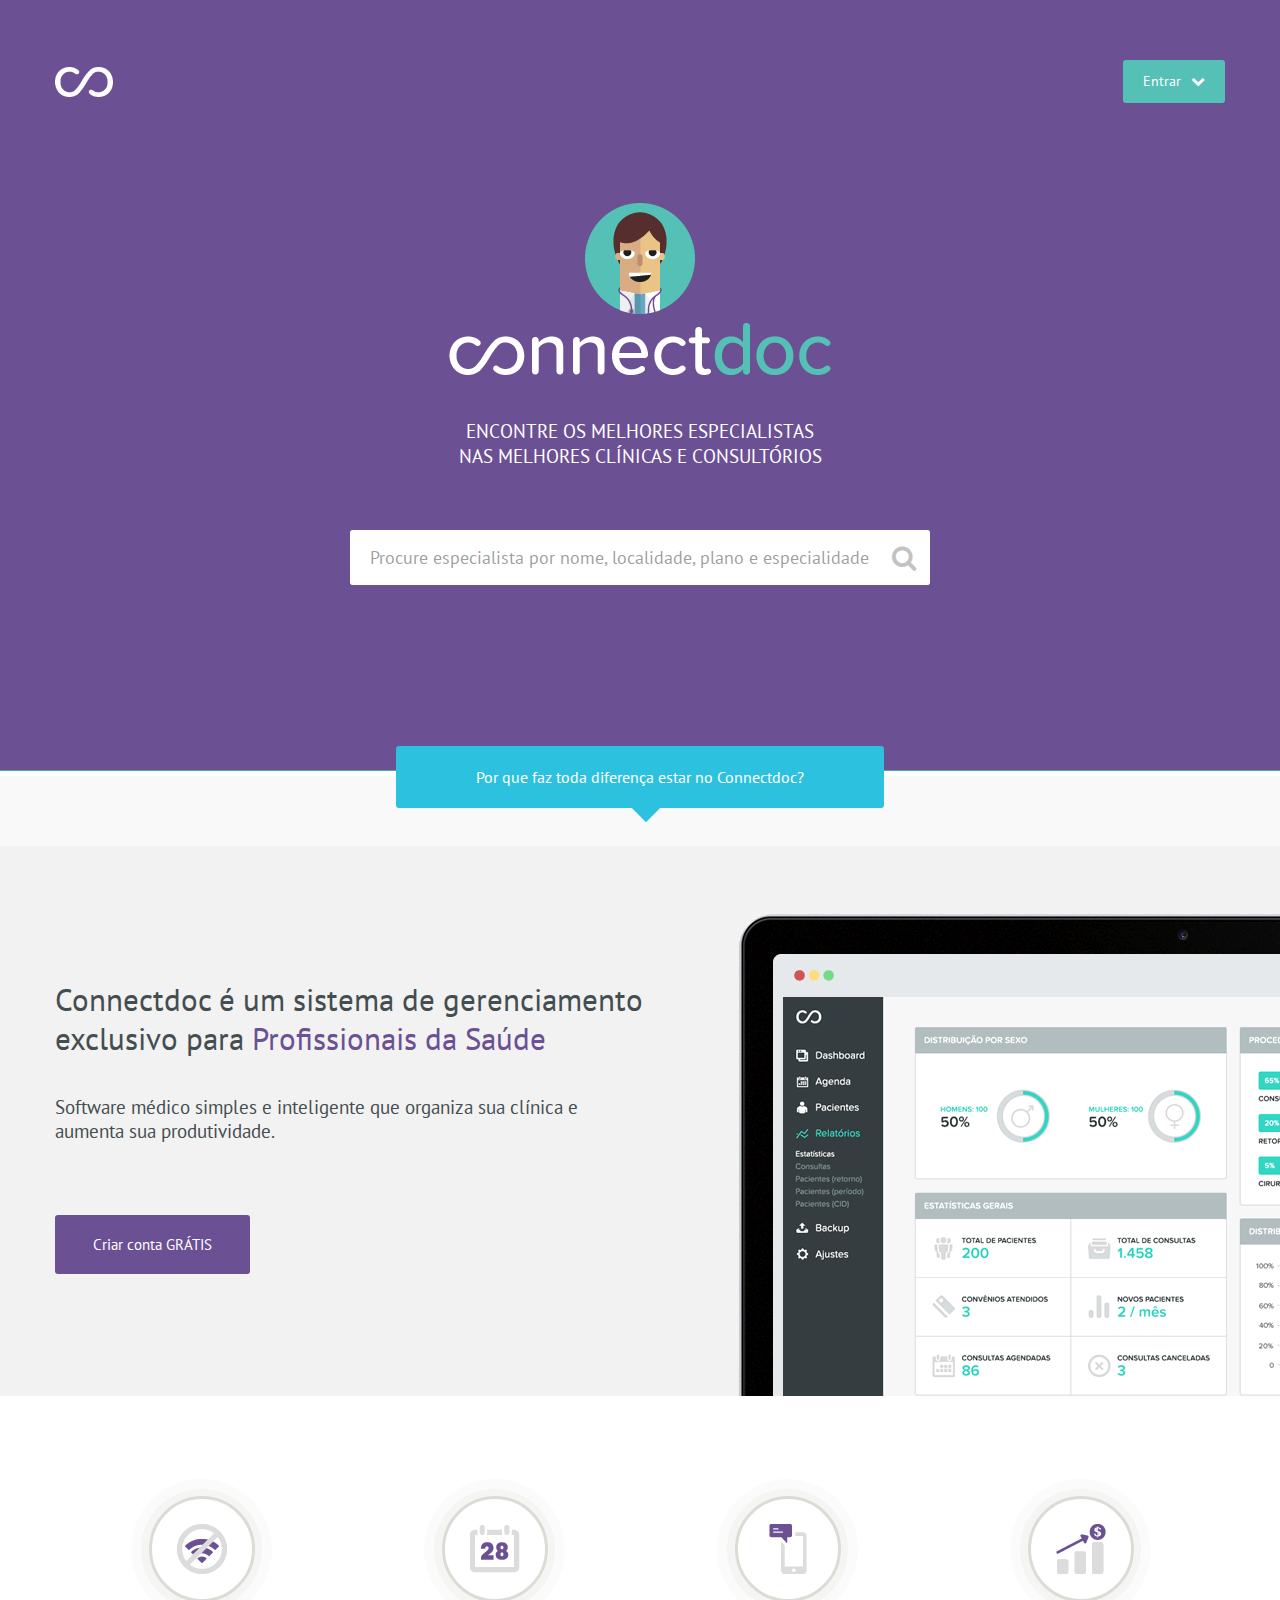
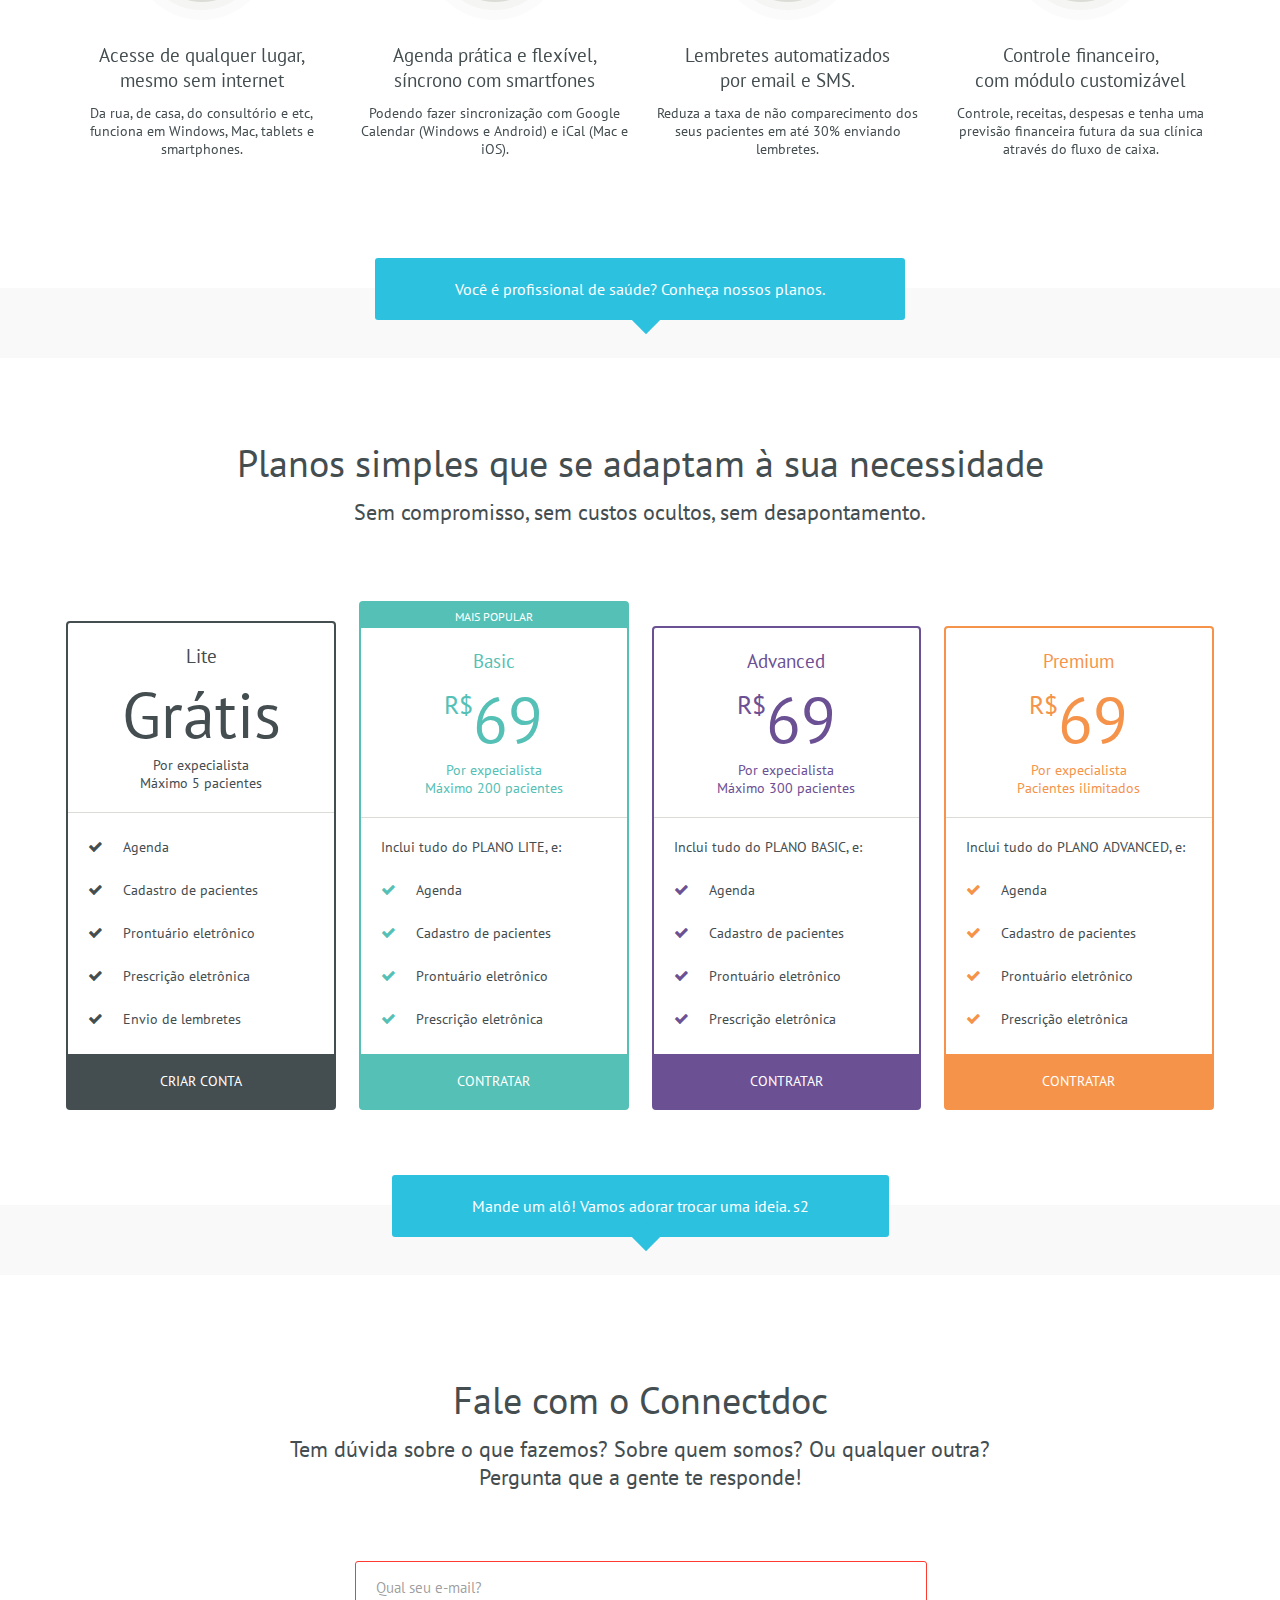
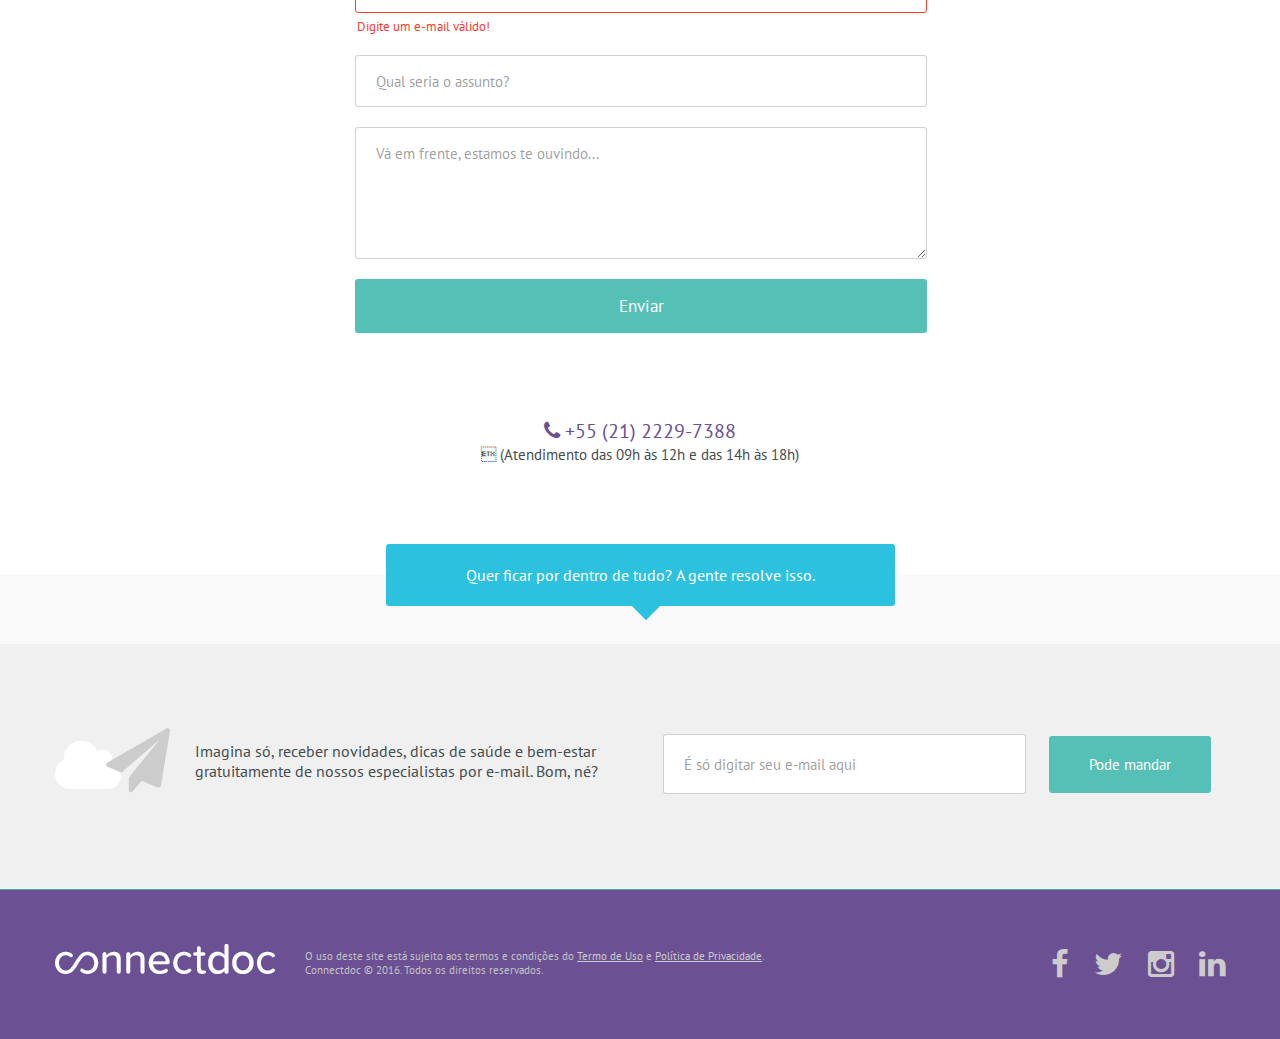
<file: index.html>
<!DOCTYPE html>
<html dir="ltr" lang="pt-BR" class="no-js">
	<head>
		<meta charset="UTF-8">
    <meta name="viewport" content="width=device-width, initial-scale=1" />
    <meta http-equiv="X-UA-Compatible" content="IE=EmulateIE7, IE=9" />
    <!-- CSS -->
    <link href="css/style.css?ver=1.1.1" rel="stylesheet" />
    <link href="css/font-awesome.css?ver=1.1.3" rel="stylesheet" />
    <link href="css/owl.carousel.css" rel="stylesheet">
  	<link href="css/owl.theme.css" rel="stylesheet">
    <!-- SEO -->
		<title>Connectdoc</title>
		<meta name="description" content="ENCONTRE OS MELHORES ESPECIALISTAS NAS MELHORES CLÍNICAS E CONSULTÓRIOS">
    <meta name="keywords" content="especialista, médico, consultório, clínica, busca, melhor, clínico, hospital,">
    <link sizes="16x16 24x24 32x32 48x48 64x64 128x128 256x256" type="image/x-icon" href="images/favicon.ico" rel="icon shortcut">
    <link rel="apple-touch-icon" href="images/apple-touch-icon.png">
    <meta property="og:title" content="CONNECTDOC - ENCONTRE OS MELHORES ESPECIALISTAS NAS MELHORES CLÍNICAS E CONSULTÓRIOS"/>
    <meta property="og:type" content="service"/>
    <meta property="og:url" content="http://www.connectdoc.com/"/>
    <meta property="og:image" content="images/apple-touch-icon.png"/>
    <meta property="og:site_name" content="Connectdoc"/>
    <meta property="fb:admins" content="496965520357508"/>
    <meta property="og:description" content="ENCONTRE OS MELHORES ESPECIALISTAS NAS MELHORES CLÍNICAS E CONSULTÓRIOS"/>
		<!-- JS -->
    <script src="//ajax.googleapis.com/ajax/libs/jquery/1.11.2/jquery.min.js" type="text/javascript"></script>
    <script type="text/javascript" src="js/modernizr.js"></script>
	</head>
	<body>
        <div id="wrapper">
            <header id="header">
                <div class="header-search">
                    <hgroup>
                        <h1><a href="#"><span class="mascot">Connectdoc</span></a></h1>
                        <h2>Encontre os <strong>melhores especialistas</strong><br /> nas <strong>melhores clínicas e consultórios</strong></h2>
                    </hgroup>
                    <form name="search" action="search/" method="GET" id="">
                        <fieldset>
                            <input type="text" class="" name="q" id="" size="50" maxlength="150" value="" placeholder="Procure especialista por nome, localidade, plano e especialidade" autocomplete="off">
                            <button type="submit" id="" title="Buscar melhor especialista" alt="Buscar melhor especialista" class="btn btn-search"><span>Buscar</span></button>
                        </fieldset>
                    </form>
                </div>
                <div class="header-bar">
                    <div class="row">
                        <p class="icon-connectdoc"><a href="/">Connectdoc</a></p>
                        <div id="enter">
                            <input type="checkbox" name="menu" id="mobiledropmenu">
                            <label for="mobiledropmenu" class="label btn-green"><span class="icon">Entrar</span></label>
                            <div class="title">
                                <div class="dropdown-caret">
                                    <span class="caret-outer"></span>
                                    <span class="caret-inner"></span>
                                </div>
                                <button type="button" OnClick="location.href='login/'" class="user btn-purpe"><span class="icon"></span><span class="text"><strong>Entrar</strong><br> como paciente</span></button>
                                <button type="button" OnClick="location.href='login/'" class="doc btn-purpe"><span class="icon"></span><span class="text"><strong>Entrar</strong><br> como médico</span></button>
                                <button type="button" OnClick="location.href='signup/'" class="add btn-green"><span class="icon"></span><span class="text"><strong>Criar conta</strong><br> como médico</span></button>
                            </div>
                        </div>
                    </div>
                </div>
            </header>

            <div id="content">
                <div class="section-title">
                    <h3><a href="#about" class="title">Por que <strong>faz toda diferença</strong> estar no Connectdoc?</a></h3>
                </div>
                <section id="about">
                    <div class="row">
                        <div class="titles">
                            <h4>Connectdoc é um sistema de gerenciamento exclusivo para <span id="rotate">Profissionais da Saúde</span></h4>
                            <h5>Software médico simples e inteligente que organiza sua clínica e aumenta sua produtividade.</h5>
                            <button class="btn-purpe" OnClick="location.href='signup/'">Criar conta <strong>grátis</strong></button>
                        </div>
                        <figure class="macbook"><img onload="this.style.opacity='1';" src="images/tela-app.png" longdesc="Tela App"></figure>
                    </div>
                </section>

                <section id="marketing">
                    <div class="row">
                        <div id="owl-play" class="owl-carousel">
                            <div class="item">
                                <figure><img src="images/icon-nowifi.png" alt="Offline"></figure>
                                <h6><strong>Acesse de qualquer lugar,</strong> mesmo sem internet</h6>
                                <p>Da rua, de casa, do consultório e etc, funciona em Windows, Mac, tablets e smartphones.</p>
                            </div>
                            <div class="item">
                                <figure><img src="images/icon-calendar.png" alt="Agenda"></figure>
                                <h6><strong>Agenda prática e flexível,</strong> síncrono com smartfones </h6>
                                <p>Podendo fazer sincronização com  Google Calendar (Windows e Android) e iCal (Mac e iOS).</p>
                            </div>
                            <div class="item">
                                <figure><img src="images/icon-sms.png" alt="Lembretes"></figure>
                                <h6><strong>Lembretes automatizados</strong> por email e SMS.</h6>
                                <p>Reduza a taxa de não comparecimento dos seus pacientes em até 30% enviando lembretes.</p>
                            </div>
                            <div class="item">
                                <figure><img src="images/icon-chart.png" alt="Controle financeiro"></figure>
                                <h6><strong>Controle financeiro,</strong> com módulo customizável</h6>
                                <p>Controle, receitas, despesas e tenha uma previsão financeira futura da sua clínica através do fluxo de caixa.</p>
                            </div>
                        </div>
                    </div>
                </section>

                <div class="section-title">
                    <h3><a href="#pricing" class="title">Você é profissional de saúde? <strong>Conheça nossos planos</strong>.</a></h3>
                </div>
                <section id="pricing">
                    <h3>Planos simples que se adaptam à sua necessidade</h3>
                    <h4>Sem compromisso, sem custos ocultos, sem desapontamento.</h4>
                    <div class="row">
                        <div class="plan">
                            <h6>Lite</h6>
                            <p class="price">
                                <span class="investment">Grátis</span><br />
                                <span class="detail">Por expecialista <br /> Máximo 5 pacientes</span>
                            </p>
                            <ul>
                                <li>Agenda</li>
                                <li>Cadastro de pacientes</li>
                                <li>Prontuário eletrônico</li>
                                <li>Prescrição eletrônica</li>
                                <li>Envio de lembretes</li>
                            </ul>
                            <button OnClick="location.href='signup/'">Criar conta</button>
                        </div>
                        <div class="plan plan1">
                            <p class="popular">Mais popular</p>
                            <h6>Basic</h6>
                            <p class="price">
                                <span class="investment"><em>R$</em>69</span><br />
                                <span class="detail">Por expecialista <br /> Máximo 200 pacientes</span>
                            </p>
                            <p class="include">Inclui tudo do <strong>Plano Lite</strong>, e:</p>
                            <ul>
                                <li>Agenda</li>
                                <li>Cadastro de pacientes</li>
                                <li>Prontuário eletrônico</li>
                                <li>Prescrição eletrônica</li>
                            </ul>
                            <button class="btn-green" OnClick="location.href='signup/'">Contratar</button>
                        </div>
                        <div class="plan plan2">
                            <h6>Advanced</h6>
                            <p class="price">
                                <span class="investment"><em>R$</em>69</span><br />
                                <span class="detail">Por expecialista <br /> Máximo 300 pacientes</span>
                            </p>
                            <p class="include">Inclui tudo do <strong>Plano Basic</strong>, e:</p>
                            <ul>
                                <li>Agenda</li>
                                <li>Cadastro de pacientes</li>
                                <li>Prontuário eletrônico</li>
                                <li>Prescrição eletrônica</li>
                            </ul>
                            <button class="btn-purpe" OnClick="location.href='signup/'">Contratar</button>
                        </div>
                        <div class="plan plan3">
                            <h6>Premium</h6>
                            <p class="price">
                                <span class="investment"><em>R$</em>69</span><br />
                                <span class="detail">Por expecialista <br /> Pacientes ilimitados</span>
                            </p>
                            <p class="include">Inclui tudo do <strong>Plano Advanced</strong>, e:</p>
                            <ul>
                                <li>Agenda</li>
                                <li>Cadastro de pacientes</li>
                                <li>Prontuário eletrônico</li>
                                <li>Prescrição eletrônica</li>
                            </ul>
                            <button class="btn-orange" OnClick="location.href='signup/'">Contratar</button>
                        </div>
                    </div>
                </section>

                <div class="section-title">
                    <h3><a href="#" class="title">Mande um alô! <strong>Vamos adorar trocar uma ideia</strong>. s2</a></h3>
                </div>
                <section id="contact">
                    <div class="row">
                        <h3>Fale com o Connectdoc</h3>
                        <h4>Tem dúvida sobre o que fazemos? Sobre quem somos? Ou qualquer outra?<br> Pergunta que a gente te responde!</h4>
                        <form name="contact" action="" method="POST" id="form">
                            <fieldset>
                                <label>E-mail</label>
                                <input class="error" type="email" name="email" id="email" required placeholder="Qual seu e-mail?">
                                <p class="error">Digite um e-mail válido!</p>
                                <label>Empresa</label>
                                <input type="text" name="message" required placeholder="Qual seria o assunto?">
                                <label>Mensagem</label>
                                <textarea name="mensagem" rows="5" wrap="soft" maxlength="1000" required placeholder="Vá em frente, estamos te ouvindo..."></textarea>
                                <button id="send" class="btn-green" name="send" value="Enviar" type="submit" onClick="return validar()">Enviar</button>
                            </fieldset>
                        </form>
                        <p class="phone"><a href="tel:+552122297388" target="_blank"><strong><span></span> +55 (21) 2229-7388</strong></a> (Atendimento das 09h às 12h e das 14h às 18h)</p>
                    </div>
                </section>

                 <div class="section-title">
                    <h3><a href="#newsletter" class="title">Quer ficar por dentro de tudo? <strong>A gente resolve isso</strong>.</a></h3>
                </div>
                <section id="newsletter">
                    <div class="row">
                        <figure>
                            <span class="cloud"></span>
                            <span class="plane"></span>
                        </figure>
                        <p class="text">Imagina só, receber novidades, <strong>dicas de saúde e bem-estar gratuitamente</strong> de nossos especialistas por e-mail. Bom, né?</p>
                        <form name="contact" action="<? $PHP_SELF; ?>" method="POST" id="form">
                            <fieldset>
                                <label>E-mail</label>
                                <input class="" type="email" name="email" id="email" required placeholder="É só digitar seu e-mail aqui">
                                <!--<p class="error">Digite um e-mail válido!</p>-->
                                <button id="send" class="btn-green" name="send" value="Enviar" type="submit" onClick="return validar()">Pode mandar</button>
                            </fieldset>
                        </form>
                    </div>
                </section>
            </div>

            <footer id="footer">
                <div class="row">
                    <figure class="logo"><a href="/">Connectdoc</a></figure>
                    <p class="terms">O uso deste site está sujeito aos termos e condições do <a href="#">Termo de Uso</a> e <a href="#">Política de Privacidade</a>.<br /> <span>Connectdoc © 2016. Todos os direitos reservados.</span></p>
                    <ul class="icon">
                        <li class="facebook"><a href="#footer"><span class="icon">Facebook</span></a></li>
                        <li class="twitter"><a href="#footer"><span class="icon">Twitter</span></a></li>
                        <li class="instagram"><a href="#footer"><span class="icon">Instagram</span></a></li>
                        <li class="linkedin"><a href="#footer"><span class="icon">Linkedin</span></a></li>
                    </ul>
                </div>
            </footer>
        </div>
		<script src="js/jquery-1.9.1.min.js"></script>
		<script src="js/owl.carousel.js"></script>
        <script>
            $(document).ready(function() {
              var owl = $("#owl-play");
              owl.owlCarousel({
                autoPlay: 5000, //Set AutoPlay to 3 seconds
                items : 4, //10 items above 1000px browser width
                itemsDesktop : [1000,3], //5 items between 1000px and 901px
                itemsDesktopSmall : [900,2], // 3 items betweem 900px and 601px
                 itemsTablet: [600,1], //2 items between 600 and 0;
                itemsMobile : false // itemsMobile disabled - inherit from itemsTablet option
              });
              // Custom Navigation Events
              $(".next").click(function(){
                owl.trigger('owl.next');
              })
              $(".prev").click(function(){
                owl.trigger('owl.prev');
              })
              $(".play").click(function(){
                owl.trigger('owl.play',1000);
              })
              $(".stop").click(function(){
                owl.trigger('owl.stop');
              })
            });
        </script>
        <script>
            // Validador do form #Contact
            function validar() {
                var message = form.message.value;
                var subject = form.subject.value;
                var email = form.email.value;
                var filtro_mail = /^.+@.+\..{2,3}$/;
                if (subject == "") {
                    alert('Preencha seu nome.');
                    form.subject.focus();
                    return false;
                }
                if (!filtro_mail.test(email) || email=="") {
                    alert("Use um e-mail válido.");
                    form.email.focus();
                    return false;
                }
                if (message == "") {
                    alert('Preencha o campo com sua mensagem.');
                    form.message.focus();
                    return false;
                }
            }

            // Troca palavras em frase do #About
            var terms = ["Profissionais da Saúde", "Clínicas", "Consultórios"];
            function rotateTerm() {
              var ct = $("#rotate").data("term") || 0;
              $("#rotate").data("term", ct == terms.length -1 ? 0 : ct + 1).text(terms[ct]).fadeIn()
              .delay(2000).fadeOut(200, rotateTerm);
            }
            $(rotateTerm);
        </script>
    </body>
</html>
</file>
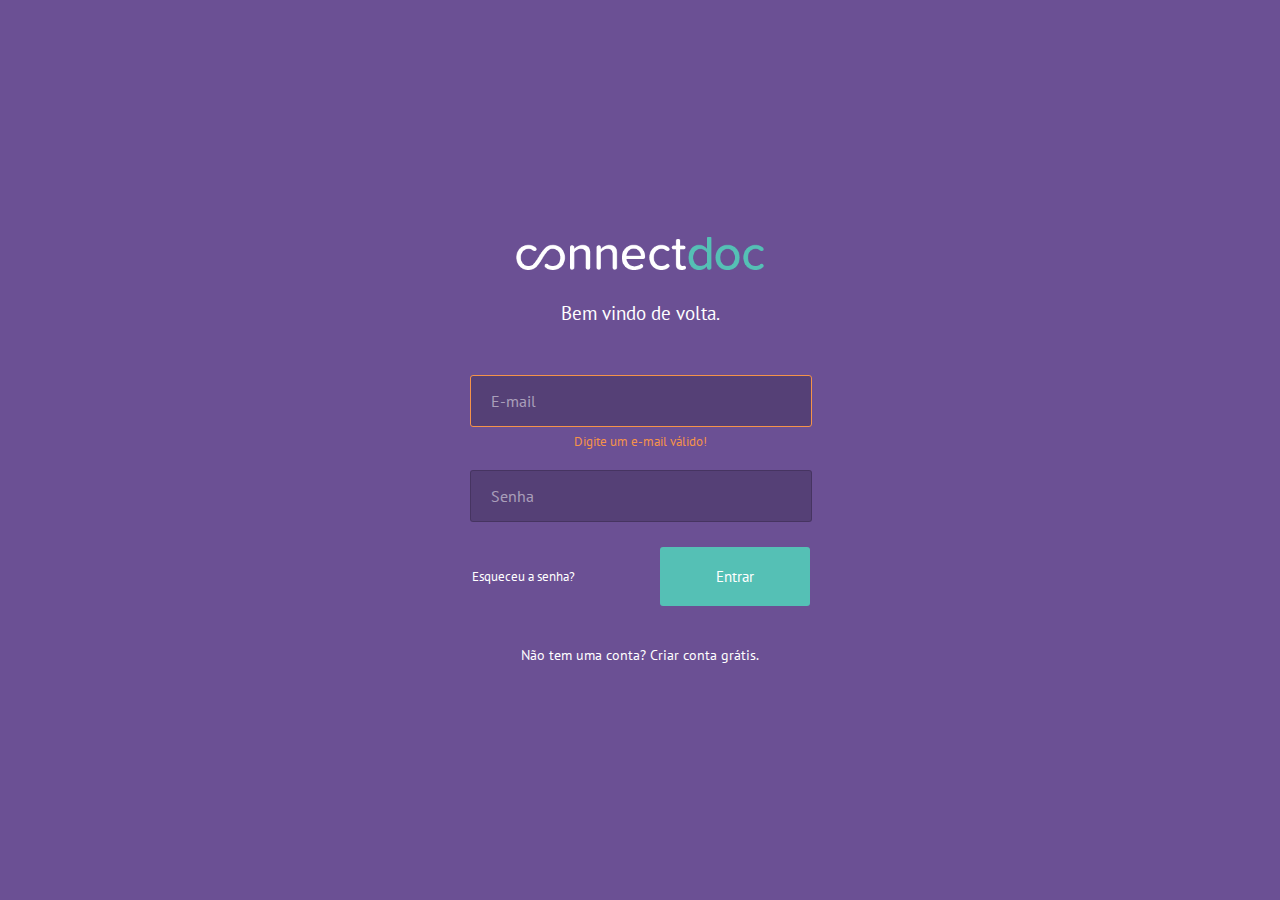
<file: login/index.html>
<!DOCTYPE html>
<html dir="ltr" lang="pt-BR" class="no-js">
	<head>
		<meta charset="UTF-8">
        <meta content="width=device-width, initial-scale=1.0, minimum-scale=1.0, maximum-scale=1.0, user-scalable=no" name="viewport">
        <meta http-equiv="X-UA-Compatible" content="IE=EmulateIE7, IE=9" />
        <!-- CSS -->
        <link href="../css/style.css?ver=1.1.1" rel="stylesheet" />
        <link href="../css/font-awesome.css?ver=1.1.1" rel="stylesheet" />
        <link href="../css/owl.carousel.css" rel="stylesheet">
    	<link href="../css/owl.theme.css" rel="stylesheet">
    
        <!-- SEO -->
		<title>Connectdoc - Login</title>
		<meta name="description" content="ENCONTRE OS MELHORES ESPECIALISTAS NAS MELHORES CLÍNICAS E CONSULTÓRIOS">
        <meta name="keywords" content="especialista, médico, consultório, clínica, busca, melhor, clínico, hospital, login">
        <link sizes="16x16 24x24 32x32 48x48 64x64 128x128 256x256" type="image/x-icon" href="../images/favicon.ico" rel="icon shortcut">
        <link rel="apple-touch-icon" href="images/apple-touch-icon.png">
        <meta property="og:title" content="CONNECTDOC - ENCONTRE OS MELHORES ESPECIALISTAS NAS MELHORES CLÍNICAS E CONSULTÓRIOS"/>
        <meta property="og:type" content="service"/>
        <meta property="og:url" content="http://www.connectdoc.com/"/>
        <meta property="og:image" content="../images/apple-touch-icon.png"/>
        <meta property="og:site_name" content="Connectdoc"/>
        <meta property="fb:admins" content="496965520357508"/>
        <meta property="og:description" content="ENCONTRE OS MELHORES ESPECIALISTAS NAS MELHORES CLÍNICAS E CONSULTÓRIOS"/>
	
    	<!-- JS -->
        <script src="//ajax.googleapis.com/ajax/libs/jquery/1.11.2/jquery.min.js" type="text/javascript"></script>
        <script type="text/javascript" src="../js/modernizr.js"></script>
	</head>
	<body>
        <div class="container-fluid">
            <div class="row-fluid">
                <h1><a href="../">Connectdoc</a></h1>
                <h2>Bem vindo de volta.</h2>
                <form name="contact" action="" method="POST" id="form">                    
                    <fieldset>
                        <label>E-mail</label>
                        <input class="error" type="email" name="email" id="email" required placeholder="E-mail">
                        <p class="error">Digite um e-mail válido!</p>
                        <label>Senha</label>
                        <input type="password" name="message" required placeholder="Senha">
                        <p class="forget"><a href="#">Esqueceu a senha?</a></p>
                        <button id="send" class="btn-green" name="send" value="entrar" type="submit" onClick="return validar()">Entrar</button>
                    </fieldset>
				</form>
                <p class="signup">Não tem uma conta? <a href="../signup/"><strong>Criar conta grátis.</strong></a></p>
            </div>
        </div>
        <script>
            // Validador do form #Contact
            function validar() {
                var message = form.message.value;
                var subject = form.subject.value;
                var email = form.email.value;
                var filtro_mail = /^.+@.+\..{2,3}$/;
                if (subject == "") {
                    alert('Preencha seu nome.');
                    form.subject.focus();
                    return false;
                }		
                if (!filtro_mail.test(email) || email=="") {
                    alert("Use um e-mail válido.");
                    form.email.focus();
                    return false;
                }		
                if (message == "") {
                    alert('Preencha o campo com sua mensagem.');
                    form.message.focus();
                    return false;
                }	
            }
            
            // Troca palavras em frase do #About
            var terms = ["Profissionais da Saúde", "Clínicas", "Consultórios"];
            function rotateTerm() {
              var ct = $("#rotate").data("term") || 0;
              $("#rotate").data("term", ct == terms.length -1 ? 0 : ct + 1).text(terms[ct]).fadeIn()
              .delay(2000).fadeOut(200, rotateTerm);
            }
            $(rotateTerm);
        </script>
    </body>
</html>
</file>
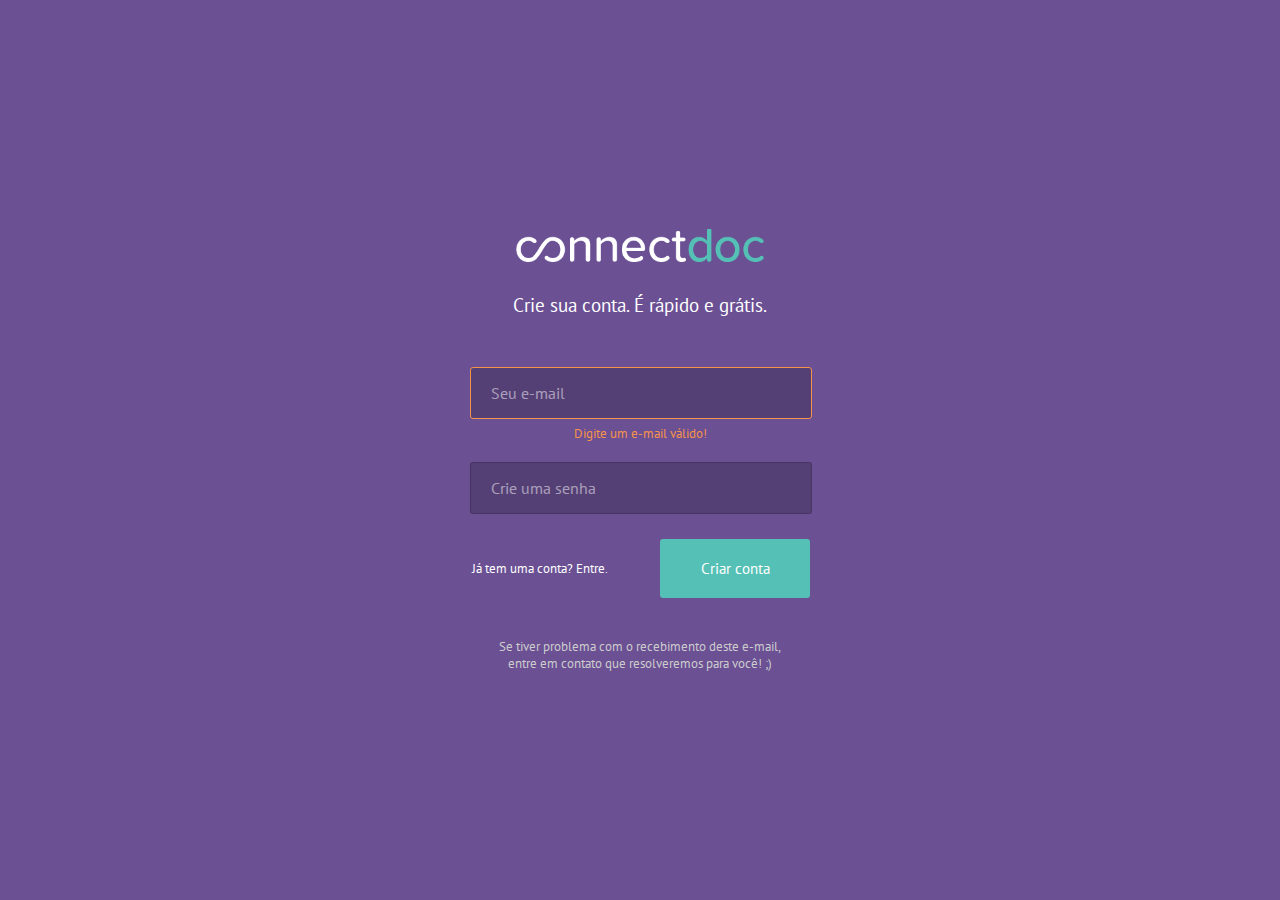
<file: signup/index.html>
<!DOCTYPE html>
<html dir="ltr" lang="pt-BR" class="no-js">
	<head>
		<meta charset="UTF-8">
        <meta content="width=device-width, initial-scale=1.0, minimum-scale=1.0, maximum-scale=1.0, user-scalable=no" name="viewport">
        <meta http-equiv="X-UA-Compatible" content="IE=EmulateIE7, IE=9" />
        <!-- CSS -->
        <link href="../css/style.css?ver=1.1.1" rel="stylesheet" />
        <link href="../css/font-awesome.css?ver=1.1.1" rel="stylesheet" />
        <link href="../css/owl.carousel.css" rel="stylesheet">
    	<link href="../css/owl.theme.css" rel="stylesheet">

        <!-- SEO -->
		<title>Connectdoc - Cadastro</title>
		<meta name="description" content="ENCONTRE OS MELHORES ESPECIALISTAS NAS MELHORES CLÍNICAS E CONSULTÓRIOS">
        <meta name="keywords" content="especialista, médico, consultório, clínica, busca, melhor, clínico, hospital, login">
        <link sizes="16x16 24x24 32x32 48x48 64x64 128x128 256x256" type="image/x-icon" href="../images/favicon.ico" rel="icon shortcut">
        <link rel="apple-touch-icon" href="images/apple-touch-icon.png">
        <meta property="og:title" content="CONNECTDOC - ENCONTRE OS MELHORES ESPECIALISTAS NAS MELHORES CLÍNICAS E CONSULTÓRIOS"/>
        <meta property="og:type" content="service"/>
        <meta property="og:url" content="http://www.connectdoc.com/"/>
        <meta property="og:image" content="../images/apple-touch-icon.png"/>
        <meta property="og:site_name" content="Connectdoc"/>
        <meta property="fb:admins" content="496965520357508"/>
        <meta property="og:description" content="ENCONTRE OS MELHORES ESPECIALISTAS NAS MELHORES CLÍNICAS E CONSULTÓRIOS"/>

    	<!-- JS -->
        <script src="//ajax.googleapis.com/ajax/libs/jquery/1.11.2/jquery.min.js" type="text/javascript"></script>
        <script type="text/javascript" src="../js/modernizr.js"></script>
	</head>
	<body>
        <div class="container-fluid">
            <div class="row-fluid">
                <h1><a href="../">Connectdoc</a></h1>
                <h2>Crie sua conta. É rápido e grátis.</h2>
                <form name="login" action="../perfil/" method="GET" id="form">                    
                    <fieldset>
                        <label>E-mail</label>
                        <input class="error" type="email" name="email" id="email" required placeholder="Seu e-mail">
                        <p class="error">Digite um e-mail válido!</p>
                        <label>Senha</label>
                        <input type="password" name="password" required placeholder="Crie uma senha">
                        <p class="forget"><a href="../login">Já tem uma conta? <strong>Entre</strong>.</a></p>
                        <button id="send" class="btn-green" name="send" value="login" type="submit" onClick="return validar()">Criar conta</button>
                    </fieldset>
				</form>
                <p class="problem"><a href="../">Se tiver problema com o recebimento deste e-mail, <br><strong>entre em contato</strong> que resolveremos para você! ;)</a></p>
            </div>
        </div>
        <script>
            // Validador do form #Contact
            function validar() {
                var message = form.message.value;
                var subject = form.subject.value;
                var email = form.email.value;
                var filtro_mail = /^.+@.+\..{2,3}$/;
                if (subject == "") {
                    alert('Preencha seu nome.');
                    form.subject.focus();
                    return false;
                }
                if (!filtro_mail.test(email) || email=="") {
                    alert("Use um e-mail válido.");
                    form.email.focus();
                    return false;
                }
                if (message == "") {
                    alert('Preencha o campo com sua mensagem.');
                    form.message.focus();
                    return false;
                }
            }

            // Troca palavras em frase do #About
            var terms = ["Profissionais da Saúde", "Clínicas", "Consultórios"];
            function rotateTerm() {
              var ct = $("#rotate").data("term") || 0;
              $("#rotate").data("term", ct == terms.length -1 ? 0 : ct + 1).text(terms[ct]).fadeIn()
              .delay(2000).fadeOut(200, rotateTerm);
            }
            $(rotateTerm);
        </script>
    </body>
</html>
</file>
<file: css/style.css>
@import url(https://fonts.googleapis.com/css?family=PT+Sans:400,700);
/* ZERAR TAGs
------------------------------------------- */
* { margin:0; padding:0; border:none; list-style:none; } body, div, dl, dt, dd, ul, ol, li { margin:0; padding:0; } h1, h2, h3, h4, h5, h6 { font-weight:normal; font-weight:100; margin:0; padding:0; } pre, form, fieldset, p, blockquote { margin:0; padding:0; } th, td { margin:10px; padding:10px; } address, th { font-style:normal; font-weight:normal; } table { border-collapse:collapse; border-spacing:0; margin:0; padding:10px; } caption, th { text-align:left; } img, fieldset { border:none; } ol, ul { list-style:none; } section, article, aside, header, footer, nav, dialog, figure { display:block; }


html, body { height:100%; margin:0; padding:0; }
	body, input, button, textarea, select { background-color:#fff; color:#444D50; font:.8em 'PT Sans', Helvetica, Arial, sans-serif; font-weight:100; }
		a { color:#6B5094; text-decoration:none;
		-webkit-transition:color 300ms ease-out;
		-moz-transition:color 300ms ease-out;
		-o-transition:color 300ms ease-out;
		transition:color 300ms ease-out; }
			a:hover { text-decoration:none; }
		textarea, input[type="text"] { -webkit-appearance:none; }
		object {
			display: none;
		}
	.row { margin:0 auto; max-width:1170px; }

		button { background-color:#444D50; border-radius:3px; color:#fff; cursor:pointer; font-weight:400; padding:20px;
		transition:color 300ms ease-out;
		-webkit-transition:color 300ms ease-out;
		-moz-transition:color 300ms ease-out;
		-o-transition:color 300ms ease-out;
		transition: background-color 250ms ease, border-color 250ms ease, color 250ms ease;
		-webkit-transition: background-color 250ms ease, border-color 250ms ease, color 250ms ease;
		-moz-transition:color 300msbackground-color 250ms ease, border-color 250ms ease, color 250ms ease;
		-o-transition:color background-color 250ms ease, border-color 250ms ease, color 250ms ease;
		}
			button:hover { background-color:#303637; }
		.btn-black { background-color:#444D50; }
			.btn-black:hover { background-color:#3D4548; }
		.btn-blue { background-color:#2DC1E0; }
			.btn-blue:hover { background-color:#28ADC9; }
		.btn-purpe { background-color:#6B5094; }
			.btn-purpe:hover { background-color:#5B447E; }
		.btn-orange { background-color:#F5934A; }
			.btn-orange:hover { background-color:#DC8442; }
		.btn-green { background-color:#55C0B5; }
			.btn-green:hover { background-color:#4CACA3; }

		p.error { color:#FF3B30; }
		p.error-medium { font-size:medium; }
		input.error, textarea.error { border-color: #FF3B30; }
		.icon { font-family:'FontAwesome'; }
		button.icon, span.icon { font-family:'PT Sans', Helvetica, Arial, sans-serif !important; }
			.icon:before, .icon:after { font-family:'FontAwesome' !important; }
		input, textarea, select, input[type=text] { -webkit-appearance: none; -moz-appearance: none; appearance: none; box-shadow: none; border:1px solid rgba(0,0,0,0.18); border-radius:3px; font-size:1.2em; padding:15px 20px; outline:none; }
		input::placeholder, textarea::placeholder { color:rgba(0,0,0,0.4); }
		input:focus, textarea:focus { border-color:rgba(0,0,0,0.4); outline:none; }
		button:focus { border-color:none; outline:none; }


.tab { display:inline-block; font-size:1.2em; padding:0 0 30px 0; }
	.tab li { background-color:#f2f2f2; border-left:1px solid #e2e2e2; float:left; }
		.tab li a { color:#444D50; display:block; padding:18px 20px; }
		.tab li:first-child { border-top-left-radius:3px; border-bottom-left-radius:3px; border:none; }
		.tab li:last-child { border-top-right-radius:3px; border-bottom-right-radius:3px; }
		.tab li:hover { background-color:#e4e4e4; }
	.tab .active, .tab .active:hover { background-color:#6B5094; }
		.tab .active a { color:#fff; }

.amount { background-color:#F5934A; border-radius:3px; color:#fff; display:inline-block; font-size:.75em; line-height:1; margin-top:-2px; padding:3px 4px 1px 4px; text-align:center; vertical-align:middle; white-space:nowrap; }

.page-title { background-color:#2DC1E0; color:#fff; margin:0 0 50px 0; min-height:95px; }
	.page-title h1 { font-size:2.4em; padding:27px 0; }
.page-menu-tab h1 { float:left; }
.page-menu-tab .tab { padding:20px 0 0 40px; }



#wrapper { min-height:100%; position:relative; }

#content { padding-bottom:150px; padding-top:75px; }


#header { background-color:#6B5094; border-bottom:1px solid #4CACA3; color:#fff;  }
	.header-search { height:calc(100% - 400px); left:0; margin:0; min-height:770px; /*position:absolute;*/ position:relative; right:0; width:auto; z-index:10; }
		.header-search h1 { background:url(../images/logo-connectdoc.png) no-repeat center bottom; height:52px; left:50%; margin:-62px 0 0 -191px; position: absolute; top:50%; width:382px; z-index:12; }
			.header-search h1 a { height:200px; }
				.header-search h1 span { text-indent:-999999px; }
				.header-search h1 .mascot { background:url(../images/logo-mascote.png) no-repeat center top; display:block; height:111px; margin:-120px auto 0 auto; width:110px; }
		.header-search h2 { font-size:1.5em; font-weight:100; height:42px; left:50%; margin:33px 0 0 -191px; position: absolute; text-align:center; text-transform:uppercase; top:50%; width:382px; }
		.header-search fieldset { background:#FFF; border-radius:3px; display:block; left:50%; margin:145px 0 0 -290px; overflow:hidden; padding:0; position:absolute; top:50%; width:580px; z-index:2; }
			.header-search fieldset input { border:0; border-radius:3px; color: #303537; font-size:1.4em; line-height:31px; min-height:45px; outline:0; overflow:hidden; padding:5px 35px 5px 20px; text-overflow:ellipsis; /*width:87%;*/ width: calc(100% - 70px); }
			.header-search fieldset button { background-color:#fff; border-radius:2px; color:#C2C2C2; display:inline-block; font-size:26px; padding:0; height:55px; line-height:55px; position:absolute; right:0; text-align:center; top:0; width:53px; }
				.header-search fieldset button:hover { color:#6B5094; }
				.header-search fieldset button span { display:none; }
				.header-search fieldset button:before { content:"\f002"; font-family:'FontAwesome'; font-weight:100;
				-webkit-transition:color 300ms ease-out;
				-moz-transition:color 300ms ease-out;
				-o-transition:color 300ms ease-out;
				transition:color 300ms ease-out; }

	.header-bar { left:0; margin:45px 0 0 0; padding:15px 0; position:absolute; right:0; top:0; }
		.header-bar #enter { float:right; height:45px; position:relative; text-align:right; width:170px; z-index:10; }
			.header-bar #enter #mobiledropmenu { display:none; }
			.header-bar #enter .label { /*background-color:#4CACA3; */ border-radius:3px; color:#fff; cursor:pointer; display:inline-block; font-size:1.1em; padding:12px 20px 13px; }
				.header-bar #enter .label img { border-top-left-radius:3px; border-bottom-left-radius:3px; height:41px; width:41px; margin:-11px 9px -16px -19px; }
				.header-bar #enter .label .icon:after { content:"\f078"; font-size:1em; margin:0 0 0 10px; }

			.header-bar #enter .title { background-color:#fff; border:1px solid #6B5094; border-radius:3px; color:#444D50; height: 0px; margin:16px 0 0 0; opacity: 0; padding:10px 0 20px 0; text-align:center; width:0%; }
				#mobiledropmenu:checked ~ .title { height:auto; opacity:1; width:100%; }
				.header-bar #enter .title button { font-size:.9em; margin-top:10px; padding:12px 2px 6px 15px; text-align:left; width:78%; }
					.header-bar #enter .title button .icon { font-size:2em; margin-right:12px; position:relative; top:-2px; }
						.header-bar #enter .title .user .icon:before { content:"\f007"; }
						.header-bar #enter .title .doc .icon:before { content:"\f0f0"; }
					.header-bar #enter .title .add .icon { font-size:1.9em; top:-3px; }
						.header-bar #enter .title .add .icon:before { content:"\f234"; }
					.header-bar #enter .title button .text { display:inline-block; line-height:1.1em; }
						.header-bar #enter .title button .text strong { font-size:1.2em; }
				.header-bar #enter .dropdown-caret { position:absolute; top:51px; left:12px; width:18px; height:10px; float:left; overflow:hidden; left:auto; right:18px; }
					.header-bar #enter .dropdown-caret .caret-outer, .header-bar #enter .dropdown-caret .caret-inner { position:absolute; top:0; left:0; display:inline-block; margin-left:-1px; }
						.header-bar #enter .dropdown-caret .caret-outer { border-bottom:10px solid #6B5094; border-bottom-color:#6B5094; border-left:10px solid transparent; border-right:10px solid transparent; height:auto; left:0; top:0; width:auto; }
						.header-bar #enter .dropdown-caret .caret-inner { top: 1px; left: 1px; border-left: 9px solid transparent; border-right: 9px solid transparent; border-bottom: 9px solid #fff; border-bottom-color: rgba(255,255,255,0.98); }
			.header-bar .logged	ul { text-align:left; }
				.header-bar .logged	ul li { font-size:1.2em; padding:12px 20px 0 20px; }
				.header-bar .logged	ul .name { border-bottom:1px solid #d2d2d2; font-size:1.3em; margin-bottom:8px; padding:10px 20px 18px 20px; text-align:center; }
				.header-bar .logged	ul li .perfil:before { color:#d2d2d2; content:"\f013"; margin-right:10px; }
				.header-bar .logged	ul li .logout:before { color:#d2d2d2; content:"\f011"; margin-right:10px; }
		/*.header-bar button { font-size:1.05em; margin:0 0 0 20px; padding:13px 20px; float:right; }
		.header-bar .login { background-color:transparent; border:1px solid #fff; color:#fff; padding:12px 20px; }
			.header-bar .login:hover { border-color:#2DC1E0; color:#2DC1E0; }*/
		.header-bar .icon-connectdoc a { background:url(../images/icon-connectdoc.png) no-repeat top left; display:block; float:left; height:30px; margin:7px 0 0 0; text-indent:-999999px; width:58px; }


.section-title { background-color:#f9f9f9; height:70px; margin-top:-70px; position:relative; text-align:center; z-index:10; }
	.section-title .title { background:#2DC1E0; border-radius:3px; color:#fff; display:inline-block; font-size:1.1em; margin: 0; max-width:700px; overflow:visible; padding:20px 80px; position:relative; text-align:center; top:-30px; white-space:nowrap;
	-webkit-transform: scale(1);
	-ms-transform: scale(1);
	transform: scale(1);
	-webkit-transition: all .4s ease-out;
	-moz-transition: all .4s ease-out;
	-o-transition: all .4s ease-out;
	transition: all .4s ease-out; }
		.section-title .title:after { position: absolute; bottom: -10px; width: 20px; height: 20px; left: 50%; display: block; margin: 0 0 0 -4px; content: "."; color: transparent; background:#2DC1E0;
		transform: rotate(45deg);
		-moz-transform: rotate(45deg);
		-webkit-transform:rotate(45deg);
		-webkit-transition:all .4s ease-out;
		-moz-transition:all .4s ease-out;
		-o-transition: all .4s ease-out;
		transition: all .4s ease-out; }
	.section-title .title:hover { background-color:#57CDE6; }
	.section-title .title:hover:after { background:#57CDE6; }


#about { background-color:#f2f2f2; height: 486px; overflow:hidden; padding-top:64px; position:relative; }
	#about .row .titles { position: relative; width: 58%; z-index:3; }
	#about h4 { font-size:2.4em; height:115px; margin:70px 0 0 0; overflow:hidden; }
		#about h4 span { color:#6B5094; }
	#about h5 { font-size:1.48em; height:120px; overflow:hidden; width: 85%; }
	#about button { font-size:1.15em; padding:20px 38px; }
		#about button strong { font-weight:100; text-transform:uppercase; }
	#about .macbook { background:url(../images/macbook.png) no-repeat left top; position:absolute; left:50%; text-align:center; top:68px; width:1085px; }
		#about .macbook img { position:relative; top:40px; opacity:0;
		-moz-transition: opacity 8s;
		-webkit-transition: opacity 8s;
		-o-transition: opacity 8s;
		transition: opacity 8s;
		}


#marketing .row { padding:10px 0 140px 0; }
	#marketing .item { padding:90px 0 60px 0; text-align:center; }
		#marketing .item figure { background:#fff; border:3px solid #dcdcd7; border-radius:100px; width:100px; height:100px; margin:0 auto 40px; position:relative; }
			#marketing .item figure:before, #marketing .item figure:after { border-radius:100px; content:''; position:absolute; z-index:-1; }
			#marketing .item figure:after { background: rgba(220,220,215,0.1); height:141px; left:-21px; top:-20px; width:141px; }
			#marketing .item figure:before { background: rgba(220,220,215,0.2); height:121px; left:-11px; top:-10px; width:121px; }
			#marketing .item figure img { height:50px; left:50%; margin:-25px 0 0 -25px; position:absolute; top:50%; width:50px; }
		#marketing .item h6 { font-size:1.5em; margin-bottom:12px; padding:0 12px; }
			#marketing .item h6 strong { display:block; }
		#marketing .item p { font-size:1.1em; padding:0 12px; }
			#marketing .owl-theme .owl-controls .owl-page span { background-color:#6B5094; }


#pricing { padding:80px 0 150px 0; clear:both; float:none; }
	#pricing h3 { font-size:3em; margin:0 auto; text-align:center; width:90%; }
	#pricing h4 { margin:10px auto 80px auto; text-align:center; font-size:1.7em; width:90%; }
	#pricing .row { display:block; text-align:center; }
		#pricing .plan { border:#444D50 2px solid; border-radius:4px; display:inline-block; margin:15px 10px; padding-bottom:80px; position:relative; text-align:center; width:22.7%; }
			#pricing .plan h6 { font-size:1.5em; padding:20px 0 5px 0; }
			#pricing .plan .price { border-bottom:1px solid #dcdcd7; padding:0 0 20px 0; }
				#pricing .plan .price .investment { font-size:5em; }
					#pricing .plan .price .investment em { display:inline-block; font-size:.4em; font-style:normal; margin-top:.4em; vertical-align:top; }
				#pricing .plan .price .detail { font-size:1.1em; }
			#pricing .plan .include { font-size:1.1em; padding:20px 0 0 20px; text-align:left; }
				#pricing .plan .include strong { text-transform:uppercase; }
			#pricing .plan ul { font-size:1.11em; text-align:left; }
				#pricing .plan ul li { padding:25px 0 0 20px; }
					#pricing .plan ul li:before { font-family:'FontAwesome'; font-size:1.04em; content:"\f00c"; margin-right:20px; }
			#pricing .plan button { border-radius:0; bottom: 0; position: absolute; left: 0; right: 0; width:100%; font-size:1.1em; text-transform:uppercase; padding:18px 0; }
		#pricing .plan .popular { background-color:#55C0B5; color:#fff; text-transform: uppercase; font-size:.9em; padding:8px 0 4px; border-radius:4px 4px 0 0; margin-top:-26px; margin-left:-2px; margin-right:-2px; text-transform:uppercase; }
		#pricing .plan1 { border-color:#55C0B5; }
			#pricing .plan1 h6, #pricing .plan1 .price, #pricing .plan1 li:before { color:#55C0B5; }
            #pricing .plan1 button { background-color:#55C0B5; }
			    #pricing .plan1 button:hover { background-color:#4CACA3; }
		#pricing .plan2 { border-color:#6B5094; }
			#pricing .plan2 h6, #pricing .plan2 .price, #pricing .plan2 li:before { color:#6B5094; }
            #pricing .plan2 button { background-color:#6B5094; }
			    #pricing .plan2 button:hover { background-color:#5B447E; }
		#pricing .plan3 { border-color:#F5934A; }
			#pricing .plan3 h6, #pricing .plan3 .price, #pricing .plan3 li:before { color:#F5934A; }
            #pricing .plan3 button { background-color:#F5934A; }
			    #pricing .plan3 button:hover { background-color:#DC8442; }


#contact { padding:100px 0; text-align:center; }
	#contact h3 { text-align:center; font-size:3em; }
	#contact h4 { margin:10px auto 50px auto; text-align:center; font-size:1.7em; }
	#contact form { margin:0 auto; width:570px; }
		#contact form label { display:none; }
		#contact form input, #contact form textarea, #contact form button { display:block; margin:20px auto 5px auto; width:100%; }
		#contact form input, #contact form textarea { width:530px; }
		#contact form button { font-size:1.3em; padding:16px; width:572px; }
			#contact form p.error { padding-left:2px; text-align:left; }
	#contact .phone { font-size:1.2em; margin:80px 0; }
		#contact .phone strong { color:#6B5094; display:block; font-size:1.3em; font-weight:100; }
			#contact .phone strong span:after { font-family:'FontAwesome'; font-size:1.04em; content:"\f095"; margin-right:0px; }


#newsletter { background-color:#f0f0f0; }
	#newsletter .row { padding:90px 0; display:table; }
		#newsletter figure { font-family:'FontAwesome'; display:inline-block; margin-right:25px; }
			#newsletter .cloud:before { font-size:4.8em; content:"\f0c2"; color:#fff; }
			#newsletter .plane:before { font-size:5em; content:"\f1d8"; color:#ccc; margin:0 0 0 -18px; top:-6px; position:relative; }
		#newsletter .text { font-size:1.26em; display:inline-block; top:-12px; position:relative; width:36%; }
		#newsletter form { float:right; width:48%; }
			#newsletter form fieldset label { display:none; }
			#newsletter form fieldset input { display:inline-block; margin:0 20px 0 0; padding:19px 20px; width:321px; }
			#newsletter form fieldset p.error { left:2px; position:relative; top:-5px; }
			#newsletter form fieldset button { font-size:1.15em; display:inline-block; padding:19px 40px; }


/* FOOTER
------------------------------------------- */
#footer { background-color:#6B5094; border-top:1px solid #4CACA3; color:#c2c2c2; height:149px; position:absolute; bottom:0; left:0; width:100%; }
	#footer .row { margin-top:59px; }
		#footer .logo a { background:url(../images/logo-connectdoc-white.png) no-repeat top left; display:block; float:left; height:30px; margin-right:30px; position:relative; text-indent:-99999px; top:-5px; width:220px; }
		#footer .terms { display:inline-block; font-size:.88em; }
			#footer .terms a { color:#cbcbcb; text-decoration:underline; }
				#footer .terms a:hover { color:#fff; }
		#footer ul { float:right; }
			#footer ul li { font-size:2.4em; float:left; margin-left:25px; text-align:center; }
				#footer ul li a { color:#ccc; width:40px; }
					#footer ul li a:hover { color:#fff; }
				#footer ul .facebook a:before { content:"\f09a"; }
				#footer ul .instagram a:before { content:"\f16d"; }
				#footer ul .linkedin a:before { content:"\f0e1"; }
				#footer ul .twitter a:before { content:"\f099"; }
					#footer ul li a span { display:none; }



/* BARRA TOPO
------------------------------------------- */
.generic-bar { position:fixed; top:0; width:100%; z-index:99; }
	.generic-bar .header-search { min-height:inherit; height:75px; }
        .generic-bar .header-search hgroup { display:none; }
		.generic-bar .header-search fieldset { margin-top:10px; top:auto; }
	.generic-bar .header-bar { margin:0; }
		.generic-bar .header-bar .icon-connectdoc a { background:url(../images/logo-connectdoc.png) no-repeat bottom left; background-size:auto 30px; position:relative; width:223px; z-index:10; }

	.menu-consultations { float:right; margin:6px -55px 0 0; position:relative; width:90px; z-index:11; }
		.menu-consultations a { color:#fff; }
			.menu-consultations a .icon { float:left; margin:5px 10px 0 0; }
				.menu-consultations a .icon:before { content:"\f073"; font-size:1.6em; }
			.menu-consultations a strong { font-weight:normal; margin-top:15px; position:absolute; }
			.menu-consultations a .top { margin-top:1px; }




/* LOGIN
------------------------------------------- */
.container-fluid { background-color:#6B5094; color:#fff; height:100%; display:table; width:100%; padding:0; overflow: hidden; }
	.container-fluid .row-fluid { height:100%; display:table-cell; vertical-align: middle; text-align:center; }
		.container-fluid .row-fluid a { color:#fff; }
		.container-fluid .row-fluid h1 { background:url(../images/logo-connectdoc.png) no-repeat center bottom; background-size:65%; margin:0 auto 30px auto; text-indent:-99999999px; width:382px; }
			.container-fluid .row-fluid h1 a { display:block; }
		.container-fluid .row-fluid h2 { font-weight:100; margin:0 auto 30px auto; }
		.container-fluid .row-fluid form { font-size:1.05em; max-width:300px; margin:0 auto; }
			.container-fluid .row-fluid form > fieldset > label { display:none; }
            .container-fluid .row-fluid form > fieldset > .dropdown { border: none; display: block; margin: 20px -20px 5px -20px; width: 340px; }
			.container-fluid .row-fluid form > fieldset > input { background-color:rgba(0, 0, 0, 0.2); color: #fff; display:block; margin:20px 0 5px -20px; width:100%; }
			.container-fluid .row-fluid form > fieldset > input::placeholder { color: rgba(255, 255, 255, 0.5); }
				.container-fluid .row-fluid form > fieldset > input.error { border-color:#F5934A; }
			.container-fluid .row-fluid form p.error { color:#F5934A; }
			.container-fluid .row-fluid form  #send { font-size:1.1em; float:right; margin:20px -20px 40px 0; width:50%; }
			.container-fluid .row-fluid form .forget { text-align: left; margin: 40px 0 0 -18px; float: left; }
		.container-fluid .row-fluid .signup { font-size:1.1em; }
		.container-fluid .row-fluid .problem a { color:#ccc; font-size:1em; }



/* SEARCH
------------------------------------------- */
.page-search #list { height:100%; height:calc(100% - 225px); overflow-x: hidden; overflow-y: visible; top:75px; width:65%; }
	#list .page-title { margin-top:0; }
		#list .page-title span { font-size:.75em; }
	#list .row { max-width:none; padding:0 30px 0 40px; }
		#list .row h6 { color:#949494; font-size:1.1em; margin:0 0 10px 0; }
		#list .row .filters { display:block; }
			#list .row .filters form { display:inline-block; margin:0 20px 20px 0; width:30%; }
				#list .row .filters .local { width:34%; }
				#list .row .filters .insurance { margin-right:0; }
		#list .row .selected-filters { background-color:#f4f4f4; border-radius:3px; display:inline-block; padding:0 0 10px 0; width:100%; }
			#list .row .selected-filters li { background-color:#fff; border-radius:3px; color:#999; border:1px solid #d2d2d2; float:left; font-size:.95em; padding:5px 10px; margin:10px 3px 0 10px; }
				#list .row .selected-filters li a { color:#999; }
					#list .row .selected-filters li a:before { content:"\f00d"; color:#444D50; font-size:1.2em; margin-left:5px; }
					#list .row .selected-filters li a span { display:none; }
			#list .row .selected-filters .delete-all { background:none; border:none; font-size:1.1em; padding:5px 0; }
				#list .row .selected-filters .delete-all a { color:#444D50; }
					#list .row .selected-filters .delete-all a:before { display:none; }

	#list .itens { margin-top:20px; /*overflow:hidden;*/ }
		#list .doctor { color:#444C50; font-size:1.1em; display:inline-block; border-bottom:1px solid #f2f2f2; margin-left:40px; padding:30px 20px 30px 0; width:100%; }
			#list .doctor a { color:#6B5094; }
			#list .doctor .icon:before { color:#DCDCDC; font-size:1.5em; margin-right:10px; }
			#list .doctor .avatar { background-color:#fff; border:1px solid #d2d2d2; border-radius:3px; height:118px; padding:10px; text-align:center; width:118px; }
				#list .doctor .avatar img { background-color:#55C0B5; display:inline-block; vertical-align:middle; max-height:120px; max-width:120px; }
			#list .doctor .media { float:left; }
				#list .doctor .media button { display:block; font-size:.9em; margin-top:10px; padding:10px 0 11px 0; width:140px; }
					#list .doctor .media .icon:before { color:#fff; font-size:1.5em; }
					#list .doctor .media .perfil:before { content:"\f0f0"; }
					#list .doctor .media .appointment:before { content:"\f073"; }
			#list .doctor .infos { margin:0 60px 0 180px;  }
				#list .doctor .infos h2 { color:#6B5094; font-size:1.1em; }
					#list .doctor .infos h2 strong { font-size:1.5em; margin-left:4px; }
				#list .doctor .infos .specialities { font-size:.95em; margin:8px 0 15px 0; }
				#list .doctor .infos .locations li { margin:12px 0 0 0; padding-left:20px; }
					#list .doctor .infos .locations li span { display:block; margin-bottom:3px; }
					#list .doctor .infos .locations li .icon { margin-left:-20px; }
						#list .doctor .infos .locations li .icon:before { content:"\f041"; }
					#list .doctor .infos .locations li .phone { margin-top:2px; }
						#list .doctor .infos .locations li .phone:before { content:"\f095"; }
					#list .doctor .infos .locations li .insurance { display:block; }
		#list article.active, #list .doctor:hover, body #list article.active:hover { color:#DCDCDC; background-color:#6B5094; border-top-left-radius:3px; border-bottom-left-radius:3px; margin-left:15px; margin-top:-1px; padding-left:25px; padding-top:31px; }
			#list .active a { color:#fff; }
		#list .doctor:hover { color:#444C50; background-color:#f4f4f4; border:none; margin-bottom:1px; }

.page-search #location { background-color:#f2f2f2; border-left:1px solid #6B5094; height:150%; overflow:overlay; position: fixed; right:0; top:75px; width:35%; }
	.page-search #location #map { width:100%; height:100%; }
	.page-search #location .close { float:right; margin-top:15px; }
		.page-search #location .close a:before { content:"\f00d"; font-size:2.5em; }
		.page-search #location .close span { display:none; }
		.page-search #location .close a:hover { color:#fff; }




/* PAGINAÇÃO
------------------------------------------- */
#pagination { text-align:center; margin:80px auto; position:relative; }
	#pagination li { border-radius:3px; border:1px solid #d2d2d2; display:inline-block; }
		#pagination li a { color:#444D50; display:inline-block; padding:5px 10px; }
	#pagination .active, #pagination .active:hover { color:#fff; font-size:700; background-color:#6B5094; border:1px solid #6B5094; padding:5px 10px; }
		#pagination li:hover { background-color:#f2f2f2; }
		#pagination li:first-child { position:absolute; left:0; }
		#pagination li:last-child { position:absolute; right:0; }




/* DROPDOWN (SELECT)
------------------------------------------- */
.dropdown * {
    -webkit-box-sizing: border-box;
    -moz-box-sizing: border-box;
    box-sizing: border-box;}

.bootstrap-select > select {
    position: absolute !important;
     bottom: 0;
     left: 50%;
     width: 0.11px !important;
     height: 100% !important;
     padding: 0 !important;
    opacity: 0 !important;
     border: none;
}

.bootstrap-select.form-control {
    margin-bottom: 0;
    padding: 0;
    border: none;
	position:relative; }

.bootstrap-select > .dropdown-toggle {
    width: 100%;
    /* padding-right: 25px; */
    /* z-index: 1; */
}


.btn-group-vertical>.dropdown-toggle, .btn-group>.dropdown-toggle {
    position: relative;
    float: left;
}

.dropdown-toggle.active, .dropdown-toggle.focus, .dropdown-toggle:active, .dropdown-toggle:focus, .dropdown-toggle:hover, .open>.dropdown-toggle {
    color:#6B5094;
    background-color: #fbfbfb;
    border-color: #d2d2d2;

}

.pull-left {
    float: left!important;
}

.dropdown-toggle {
    color: #999;
    background-color: #fff;
    border:1px solid #d2d2d2;
	font-size: 1.1em;
	padding:17px;
}

.bootstrap-select.btn-group .dropdown-menu {
    min-width: 100%;
    -webkit-box-sizing: border-box;
    -moz-box-sizing: border-box;
    box-sizing: border-box;
}

.open>.dropdown-menu {
    display: block;
}

.bootstrap-select.btn-group .dropdown-toggle .caret {
    position: absolute;
    top: 50%;
    right: 12px;
    margin-top: -2px;
    vertical-align: middle;
}
.dropdown-toggle .caret {
    margin-left: 0;
}
.caret {
    display: inline-block;
    width: 0;
    height: 0;
    margin-left: 2px;
    vertical-align: middle;
    border-top: 4px dashed;
    border-right: 4px solid transparent;
    border-left: 4px solid transparent;
}

.dropdown-menu {
    position: absolute;
    top: 100%;
    left: 0;
    z-index: 1000;
    display: none;
    float: left;
    min-width: 160px;
    padding: 5px 0;
    margin: 2px 0 0;
    font-size: 14px;
    text-align: left;
    list-style: none;
    background-color: #fff;
    -webkit-background-clip: padding-box;
    background-clip: padding-box;
    border: 1px solid #ccc;
    border: 1px solid rgba(0,0,0,.15);
    border-radius: 4px;
    -webkit-box-shadow: 0 6px 12px rgba(0,0,0,.175);
    box-shadow: 0 6px 12px rgba(0,0,0,.175);
}
.bs-searchbox, .bs-actionsbox, .bs-donebutton {
    padding:10px 15px; width:100%;
}

.form-control {
    display: block;
    width: 100%;
    height:55px;
    padding: 6px 12px;
    font-size: 14px;
    line-height: 1.42857143;
    color: #555;
    background-color: #fff;
    background-image: none;
    border: 1px solid #ccc;
    border-radius: 4px;
    -webkit-box-shadow: inset 0 1px 1px rgba(0,0,0,.075);
    box-shadow: inset 0 1px 1px rgba(0,0,0,.075);
    -webkit-transition: border-color ease-in-out .15s,-webkit-box-shadow ease-in-out .15s;
    -o-transition: border-color ease-in-out .15s,box-shadow ease-in-out .15s;
    transition: border-color ease-in-out .15s,box-shadow ease-in-out .15s;
}

.bootstrap-select.btn-group .dropdown-menu.inner {
    position: static;
    float: none;
    border: 0;
    padding: 0;
    margin: 0;
    border-radius: 0;
    -webkit-box-shadow: none;
    box-shadow: none;
}
.bootstrap-select.btn-group .dropdown-menu {
    min-width: 100%;
    -webkit-box-sizing: border-box;
    -moz-box-sizing: border-box;
    box-sizing: border-box;
}

.bootstrap-select.btn-group .dropdown-menu li a {
    cursor: pointer;
    -webkit-user-select: none;
    -moz-user-select: none;
    -ms-user-select: none;
    user-select: none;
}
.dropdown-menu>li>a {
    display: block;
    padding:8px 10px;
    clear: both;
    white-space: nowrap;
	color:#6B5094 !important;
	margin:0 8px;
	border-radius:3px; text-transform:none;
}
.dropdown-menu>li>a:hover { background-color:#f4f4f4; }
.dropdown-menu>li.active a, .dropdown-menu>li.active a:hover { background-color:#55C0B5; color:#fff; border:none; }
.dropdown-menu>li>a:focus { box-shadow: none; }
.bootstrap-select.btn-group .dropdown-menu li a span.check-mark { display: none; }

.dropdown-menu li .text-muted {
    color: #999;
    padding: 15px 0 5px 15px;
    font-size: 1em;
    text-transform: uppercase;
    display: block;
}



/* INPUT DISABLED E RADIO E CHECKBOX
------------------------------------------- */
.checkbox-custom, .radio-custom { opacity: 0; position: absolute; }
	.checkbox-custom, .checkbox-custom-label, .radio-custom, .radio-custom-label { cursor: pointer; display: inline-block; margin-right: 5px; vertical-align: middle; }
	.checkbox-custom-label, .radio-custom-label { position: relative; }
	.checkbox-custom + .checkbox-custom-label:before, .radio-custom + .radio-custom-label:before { background: #fff; border: 1px solid #d2d2d2; content: ''; display: inline-block; height: 25px; margin-right: 10px; padding:8px 5px 0px 5px; text-align: center; vertical-align: middle; width: 25px; }
	.checkbox-custom:checked + .checkbox-custom-label:before { color: #fff; content: "\f00c"; font-family: 'FontAwesome'; }
	.radio-custom + .radio-custom-label:before { border-radius: 3px; }
	.radio-custom:checked + .radio-custom-label:before { background-color:#fff; color:#c2c2c2; content: "\f00c"; font-family: 'FontAwesome'; font-size:1.2em; }
	.checkbox-custom:focus + .checkbox-custom-label, .radio-custom:focus + .radio-custom-label { outline: 1px solid #fff; /* focus style */ }
input[disabled], input[readonly], textarea[disabled], button[disabled], .disabled, label[disabled]:before {
	background-color: #f2f2f2 !important;
	color: #a2a2a2 !important;
	cursor: default !important;
	opacity: .7 !important;
	filter: alpha(opacity=70) !important;
}



/* MINHAS CONSULTAS
------------------------------------------- */
#consultations { display:block; overflow-x: auto; overflow-y: auto; overflow: auto; padding:0; width:100%; }
    #consultations tbody { display: block; overflow-x: auto; position: relative; width: 1170px; }
        #consultations td, #consultations tr { padding:0; vertical-align:middle; }
        #consultations tr { border-bottom:1px solid #f2f2f2; display:block; margin-bottom:20px; padding-bottom:20px; }
        #consultations .col1 { color:#6B5094; font-size:1.3em; font-weight:bold; text-transform:uppercase; width:40px; }
            #consultations .week { color:#2DC1E0; display:block; font-weight:normal; text-align:center; }
            #consultations .day { display:block; font-size:1.9em; line-height:.9; text-align:center; }
            #consultations .month { display:block; font-size:1.1em; font-weight:normal; text-align:center; }
        #consultations .col2 { color:#6B5094; padding:0 0 0 30px; width:120px; }
            #consultations .hour { display:block; font-size:1.7em; font-weight:bold; }
        #consultations .col3 { padding:0 20px 0 0; width:360px; }
            #consultations .name { display:block; font-size:1.1em; }
                #consultations .name:before { color:#d2d2d2; content:"\f0f0"; font-size:1.3em; margin-right:8px; }
            #consultations .specialist { display:block; }
        #consultations .col4 { width:410px; }
            #consultations .address { display:block; font-size:1.1em; }
                #consultations .address:before { color:#d2d2d2; content:"\f041"; font-size:1.3em; margin-right:8px; }
            #consultations .insurance { display:block; }
        #consultations .col5 { padding:0 20px; width:120px; }
            #consultations .col5 span { display:block; font-size:1.1em; }
        #consultations .col6 { text-align:right; width:120px; }
            #consultations .col6 button { background-color:transparent; border:1px solid #d2d2d2; color:#6B5094; display:block; float:right; font-size:1em; margin:3px 0; padding:6px 0; text-align:left; width:118px; }
                #consultations .col6 button .icon { color:#d2d2d2; font-size:1.4em; display:inline-block; margin-left:12px; width:25px; }
                #consultations .col6 button .change:before { content:"\f044"; }
                #consultations .col6 button .cancel:before { content:"\f014"; }
            .past .col6 button { padding:8px 0 !important; text-align:center !important; }




/* PROFILE MEDICO
------------------------------------------- */
.page-specialist .page-title { margin-bottom:120px; }
	.page-specialist .page-title  .avatar { background-color:#fff; border:1px solid #d2d2d2; border-radius:3px; float:left; height:118px; margin:20px 20px 10px 0; padding:10px; text-align:center; width:118px; }
		.page-specialist .page-title .avatar img { background-color:#55C0B5; display:inline-block; vertical-align:middle; max-height:120px; max-width:120px; }
	.page-specialist .page-title .identification { float:right; padding-top:30px; }
		.page-specialist .page-title .identification strong { display:block; }
	.page-specialist .page-title h1 { color:#f2f2f2; font-size:1.4em; padding:16px 0 3px 0; }
		.page-specialist .page-title h1 strong { color:#fff; font-size:1.5em; font-weight:normal; padding-left:5px; }
	.page-specialist .page-title h2 { color:#f2f2f2; font-size:1.4em; }
	.page-specialist .page-title h3 { color:#444D50; font-size:1.1em; margin:35px 0 0 160px; position:absolute; }

.page-specialist h4 { color:#6B5094; font-size:1.8em; font-weight:bold; float:left; padding:15px 20px 0 0; }

.page-specialist .clinic { display:table; width:100%; }
	.page-specialist #location { background-color:#fff; border:1px solid #d2d2d2; float:right; height:480px; padding:10px; width:50%; }
		.page-specialist #map { height:100%; width:100%; }

	.page-specialist dl { border-top:1px solid #f2f2f2; padding:20px 20px 20px 0; width:50%; }
	.page-specialist dl.first { border:none; }
		.page-specialist dl dt { color:#a2a2a2; float:left; font-size:1.1em; padding-left:25px; }
			.page-specialist dl dt .icon { color:#d2d2d2; font-size:1.3em; margin:-2px 0 0 -25px; position:absolute; }
			.page-specialist dl dt .address:before { content:"\f041"; }
			.page-specialist dl dt .phone:before { content:"\f095"; }
			.page-specialist dl dt .plans:before { content:"\f0f0"; }
			.page-specialist dl dt .price:before { content:"\f155"; }
		.page-specialist dl dd, .page-specialist dl .insurance { margin-left:140px; }
		.page-specialist dl .insurance { background-color:#fbfbfb; border-radius:3px; border:1px solid #d2d2d2; height:150px; margin-top:5px; overflow:scroll; padding:10px 15px 0 15px; width:inherit; }
			.page-specialist dl .insurance li { font-weight:bold; text-transform:uppercase; }
				.page-specialist dl .insurance li ul { padding-bottom:10px; }
					.page-specialist dl .insurance li ul li { font-weight:normal; padding-left:10px; text-transform:none; }

.page-specialist .schedule { display:table; margin:50px auto 80px auto; }
	.page-specialist .schedule h4 { float:none; margin-bottom:40px; }
		.page-specialist .schedule h4 strong { font-weight:normal; }
	.page-specialist .schedule iframe { width: 1170px; }



/* MEU PERFIL
------------------------------------------- */
.page-perfil .page-title button { border:1px solid #fff; font-size:1.2em; margin:21px 0 21px 20px; padding:15px; width:120px; }
.page-perfil .page-title .cancel { background-color:transparent; margin-left:50px; }
.page-perfil .page-title .save { background-color:#fff; color:#6B5094; }

.page-perfil .form-perfil .row {
	overflow: hidden;
}
	.page-perfil .form-perfil fieldset {
		padding-bottom: 80px;
		text-align: center;
	}
		.page-perfil form table { display: inline; float: left; padding: 10px 0; }
		.page-perfil form .contact { /*float:right;*/ margin:0 0 0 140px; }
			.page-perfil form legend { display:none; }
			.page-perfil form table th { font-size:1.1em; padding:12px 24px 12px 0; text-align:right; width:95px; }
			.page-perfil form table td { padding:12px 0; position: relative; text-align: left; }
				.page-perfil form table input { width:346px; }
					.page-perfil form table .input-group-btn {
						position: absolute;
						right: 0;
						top: 12px;
					}
					.page-perfil form table .input-group-btn button {
						border-top-left-radius: 0;
		    		border-bottom-left-radius: 0;
						font-size: 1.6em;
						height: 54px;
						line-height: 2.6em;
		    		padding: 0 15px;
					}
				.page-perfil form table .form-control {  }
				.page-perfil form table .company, .page-perfil form table .plan { float:left; width:48%; }
				.page-perfil form table .plan { float:right; }
				.page-perfil form .avatar { background-color:#fff; border:1px solid #d2d2d2; border-radius:3px; float:left; height:118px; margin:0 20px 0 0; padding:10px; text-align:center; width:118px; }
					.page-perfil form .avatar img { background-color:#55C0B5; display:inline-block; vertical-align:middle; max-height:120px; max-width:120px; }
				.page-perfil form .btn-transparent { background-color:transparent; border:1px solid #d2d2d2; color:#6B5094; display:block; font-size:1em; margin-bottom:10px; padding:10px 0 10px 40px; text-align:left; width:120px; }
					.page-perfil form .btn-transparent .icon { color:#d2d2d2; margin:-1px 10px 0 -28px; font-size:1.4em; position:absolute; }
					.page-perfil form .btn-transparent .change:before { content:"\f044"; }
					.page-perfil form .btn-transparent .cancel:before { content:"\f014"; }




@media (max-width:1180px) {
	.row { margin:0 10px; max-width:100%; text-align:center; }
		#contact form p.error { text-align:center; }
	.section-title .title { font-size:1.1em; padding: 20px 0; width:95%; }

	.header-bar { margin:0; }
		.header-bar .row { width:auto; }
	.header-search h1 { background-size:80%; }
			.header-search h1 .mascot { background-size:80%; margin-top:-90px; }
	.header-search h2 { font-size:1.15em; }
	.header-search { min-height:570px; }
		.generic-bar .header-search fieldset { left:0; margin:0 auto; position:relative; right:0; top:auto; width:100%; }
	    .header-search fieldset { left:20px; margin:405px auto; right: 20px; top:auto; width: 90%; }
			.header-search fieldset input { width:85%; }
	.generic-bar .header-search { height:74px; padding:0 10px; }
		.generic-bar .header-search fieldset { margin-top:70px; }
	/*.generic-bar .header-bar .icon-connectdoc a { margin-left:45px; }*/
	    .menu-consultations { margin: 6px 0 0 0; width: 30px;}

	.page-menu-tab h1 { display: block; float: none; padding-bottom: 0; }
	    .page-menu-tab .tab { margin-bottom:0; padding: 20px 0 21px 0; }
	    .page-perfil .page-title .cancel { margin-left: 0; }

	#content { padding-bottom:230px; padding-top: 145px; }

	#about { height:auto; padding:80px 0; text-align:center; }
		#about .macbook { display:none; }
		#about .row .titles { width:100%; }
		#about h4 { font-size:300%; font-weight:700; line-height:1em; margin:0; }
		#about h5 { height:auto; margin:40px 0; text-align:center; width:100%; }

	#marketing .row { text-align:center; width:96%; }
		#marketing .item { padding:60px 0 50px 0; }

	#pricing { /*padding-bottom:80px;*/ }
		#pricing h3 { font-size:2.5em; line-height:1.1em; }
		#pricing h4 { font-size:1.5em; margin-bottom:40px; }
		#pricing .plan { margin:20px; min-width:260px; width:40%; }
			#pricing .plan .include { font-size:1em; }

	#contact { padding:80px 0; }
		#contact h3 { font-size:2.5em; line-height: 1.1em; }
		#contact h4 { font-size:1.3em; line-height: 1.2em; margin-bottom:30px; }
		#contact form { width:auto; }
			#contact form input, #contact form textarea, #contact form button { width:80%; }
			#contact form button { width:50%; }

	#newsletter .row { display:block; padding:70px 0 80px 0; }
		#newsletter figure { display:block; margin: 0 auto 20px auto; }
			#newsletter .cloud:before { font-size:8.8em; }
			#newsletter .plane:before { font-size:6em; }
		#newsletter .text { display:block; width:94%; margin:0 auto; top:0; }
			#newsletter form { float:none; width:100%; }
				#newsletter form fieldset input { display:block; margin:20px auto; width:80%; }
				#newsletter form fieldset button { width:50%; }

	#footer { padding:50px 0 60px 0; height:119px; }
		#footer .row { margin:0; position:relative; }
			#footer .logo a { background-position:center; float: none; width:100%; }
			#footer .terms { display:block; margin:0 auto; position: relative; top:70px; width:80%; }
				#footer .terms span { display:block; margin-top:10px; }
			#footer ul { margin: 0 auto; width: 100%; top:38px; position:absolute; text-align: center; }
				#footer ul li { display:inline-block; float: none; margin:5px 15px 0 15px; }

	.page-search #list { height:calc(100% - 375px); position: relative; top:0; }
	.page-search #location { position: fixed; top:145px; }
		.page-search #list .row { padding:0; text-align:left; }
			.page-search #list .row .filters form, .page-search #list .row .filters .local { width:100%; display:block; }

	.page-perfil form table { display: table; float: none; margin: 0 auto; text-align: center; width: 100%; }
	.page-perfil form .contact { margin: 0; padding: 0 }
	.page-perfil form .bio { margin-bottom: 0; }

	.page-specialist .row { text-align:left; }
	.page-specialist #location { float: none; width: 100%; margin: 0 auto 30px auto; height: 300px; padding: 0; border-left:0; border-right: 0; }
	.page-specialist dl { display: block; width: auto; }
	.page-specialist .schedule iframe { width: 100%; }
	.page-specialist .page-title { margin-bottom: 40px; }
		.page-specialist .page-title .identification { float: none; }
		.page-specialist .page-title h1, .page-specialist .page-title h2 { padding-right: 10px; }
		.page-specialist .page-title h3 { position: relative; margin: 15px; color: #fff; float: none; display: block; clear: both; padding-bottom: 15px; }

	.page-specialist .clinic { text-align:left; overflow: hidden; margin-left: 0; margin-right: 0; }
		.page-specialist dl dt { padding-left: 45px; }
}
@media (max-width:800px) {
.page-search #list { width:100%; }
	/*#list .row { padding:125px 0 0 0; }
		.page-search  #list .row .filters form, .page-search #list .row .filters .local { width:100%; display:block; }
	.page-search #list .doctor { margin-left:0; padding:30px 10px; width:auto; }
		.page-search #list .doctor .media { margin:-10px 0 10px 0; }
		.page-search #list .doctor .infos { margin:-10px 0 0 160px; }
	.page-search #list article.active, .page-search #list .doctor:hover, body #list article.active:hover {
	border-top-left-radius:0;
	border-bottom-left-radius: 0;
	margin-left: 0;
	margin-top: -1px;
	padding-left:10px;
	padding-top: 31px; }*/
	#list .doctor {
	  margin: 0 2%;
	  padding: 30px 0 30px 25px;
	  width: auto;
	  float: none;
	}
	#list article.active, #list .doctor:hover, body #list article.active:hover {
    margin: -1px 2% 1px 2%;
    border-radius: 3px;
		padding: 31px 0 30px 25px;
	}
	#list article {
		padding: 0;
	}
		#list .doctor .infos, #list .doctor:hover .infos {
			margin-right: 25px;
		}
.page-search #location { display:none; }
.page-specialist .schedule h4 { padding-left: 10px; }
}

@media (max-width:480px) {
	.row { max-width:460px; }
		.section-title .title { font-size:98%; }

		.header-search { min-height:480px; }
			.header-search h1 { background-size:60%; height:43px; left:auto; margin:0 auto; top:190px; width:100%; }
				.header-search h1 .mascot { background-size:62%; margin-top:-65px; }
			.header-search h2 { left:auto; margin:0 auto; top:250px; width:100%; }
				.header-search h2 strong { font-weight:100; }
			.header-search fieldset { margin:325px auto; }

		.generic-bar .header-bar .icon-connectdoc a { background:url(../images/icon-connectdoc.png) no-repeat top left; display:block; float:left; height:30px; margin:7px 0 0 0; text-indent:-999999px; width:58px; }
				.generic-bar .header-search fieldset { margin-top:70px; }

	#content { padding-bottom:230px; padding-top:145px; overflow: hidden;;}

.container-fluid .row-fluid form {
    max-width: 60%;
	}

	.page-perfil form table input { width: 88%; }
	.page-perfil form table .form-control { width: 100%; }
		.page-perfil form table .form-control input { width: 82%; margin: 0; padding: 4%; height: auto; }
	.page-perfil form table .plan { float: left; margin-top: 10px; }
		.page-perfil form table th {
			display: block;
			padding: 12px 0 0 0;
			text-align: left;
			width: 100%;
			margin: 10px 10px 10px 0;
		}
		.page-perfil form table td {
	    display: block;
	    padding: 0;
			text-align: left;
			margin: 0;
		}
		.checkbox-custom, .checkbox-custom-label, .radio-custom, .radio-custom-label {
	    margin-right: 20px;
		}
		.page-perfil form table .input-group-btn {
	    top: 0px;
		}

	    #about h4 { font-size:230%; line-height: 1.2em; }

		#pricing .plan { width:90%; margin: 20px auto; }
		#pricing .plan1 { margin-top:50px !important; }

		#newsletter form fieldset button { width:60%; }

		#footer .logo a { background-size:50%; float:none; width:100%; }

	.page-search #list { position:relative; top:0; width:100%; }
		#list .row .filters form, #list .row .filters .local { width:100%; display:block; }
			#list .doctor { margin:0; padding:30px 10px; }
				#list .doctor .media { float:none; margin:-10px 0 10px 0; }
					#list .doctor .media  .avatar, #list .doctor .media .message { display:none; }
					#list .doctor .media button { display:inline-block; }
				#list .doctor .infos { margin:0; margin-right:0; }
			#list article.active, #list .doctor:hover, body #list article.active:hover {
			border-radius:0;
			margin:-1px 0 0 0;
			padding-left: 10px;
			padding-bottom: 31px; }
	#location { display:none; }


}

@media (min-width:1500px) {
	.page-search #list {
		width: 50%;
	}
	.page-search #location {
		width: 50%;
	}
}

[ng-view] {/* height: 100%; width: 100%;*/ }

.animate-switch-container {
  position:relative;
  overflow:hidden;
}

.animate-switch {
  position: absolute;
  opacity: 1;
  white-space: nowrap;
}

.animate-switch.ng-animate {
  transition:all cubic-bezier(0.250, 0.460, 0.450, 0.940) 0.5s;
}

.animate-switch.ng-leave.ng-leave-active,
.animate-switch.ng-enter {
  opacity: 0;
}
.animate-switch.ng-leave,
.animate-switch.ng-enter.ng-enter-active {
  opacity: 1;
}
</file>
